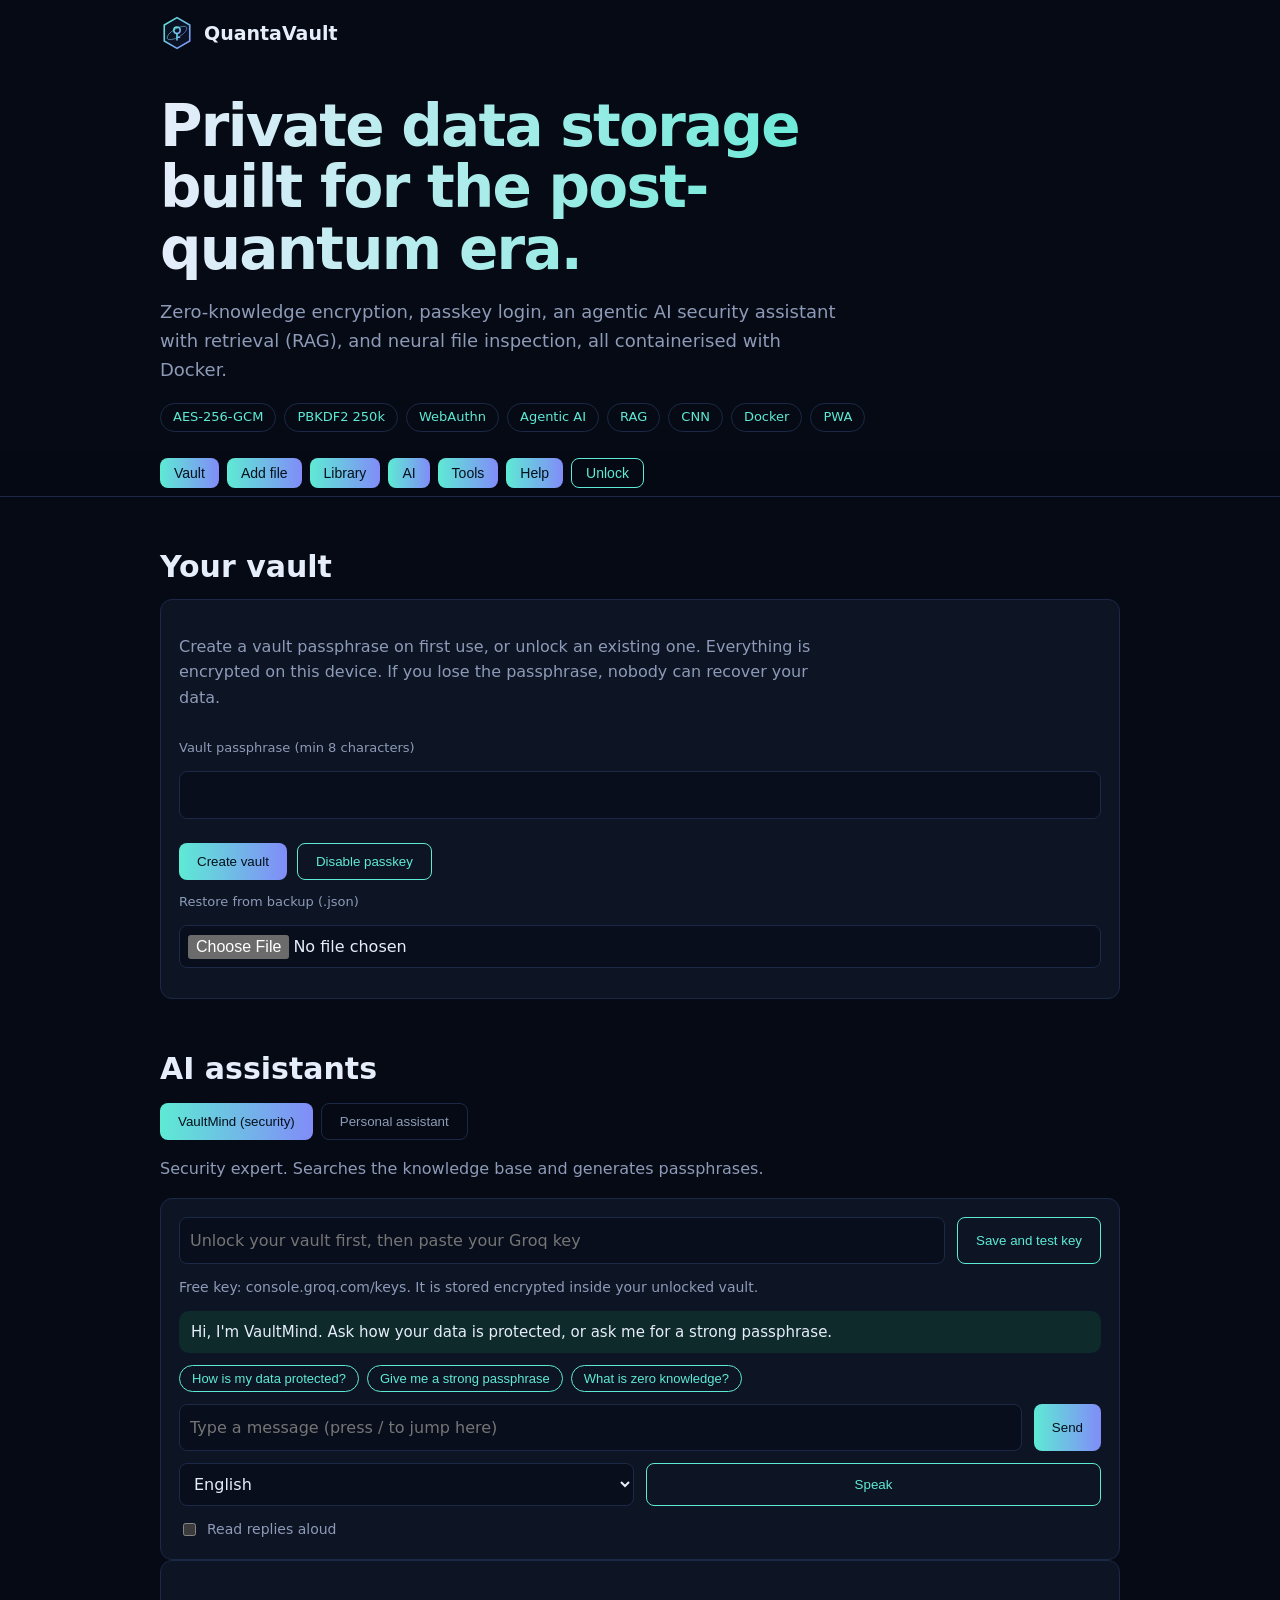
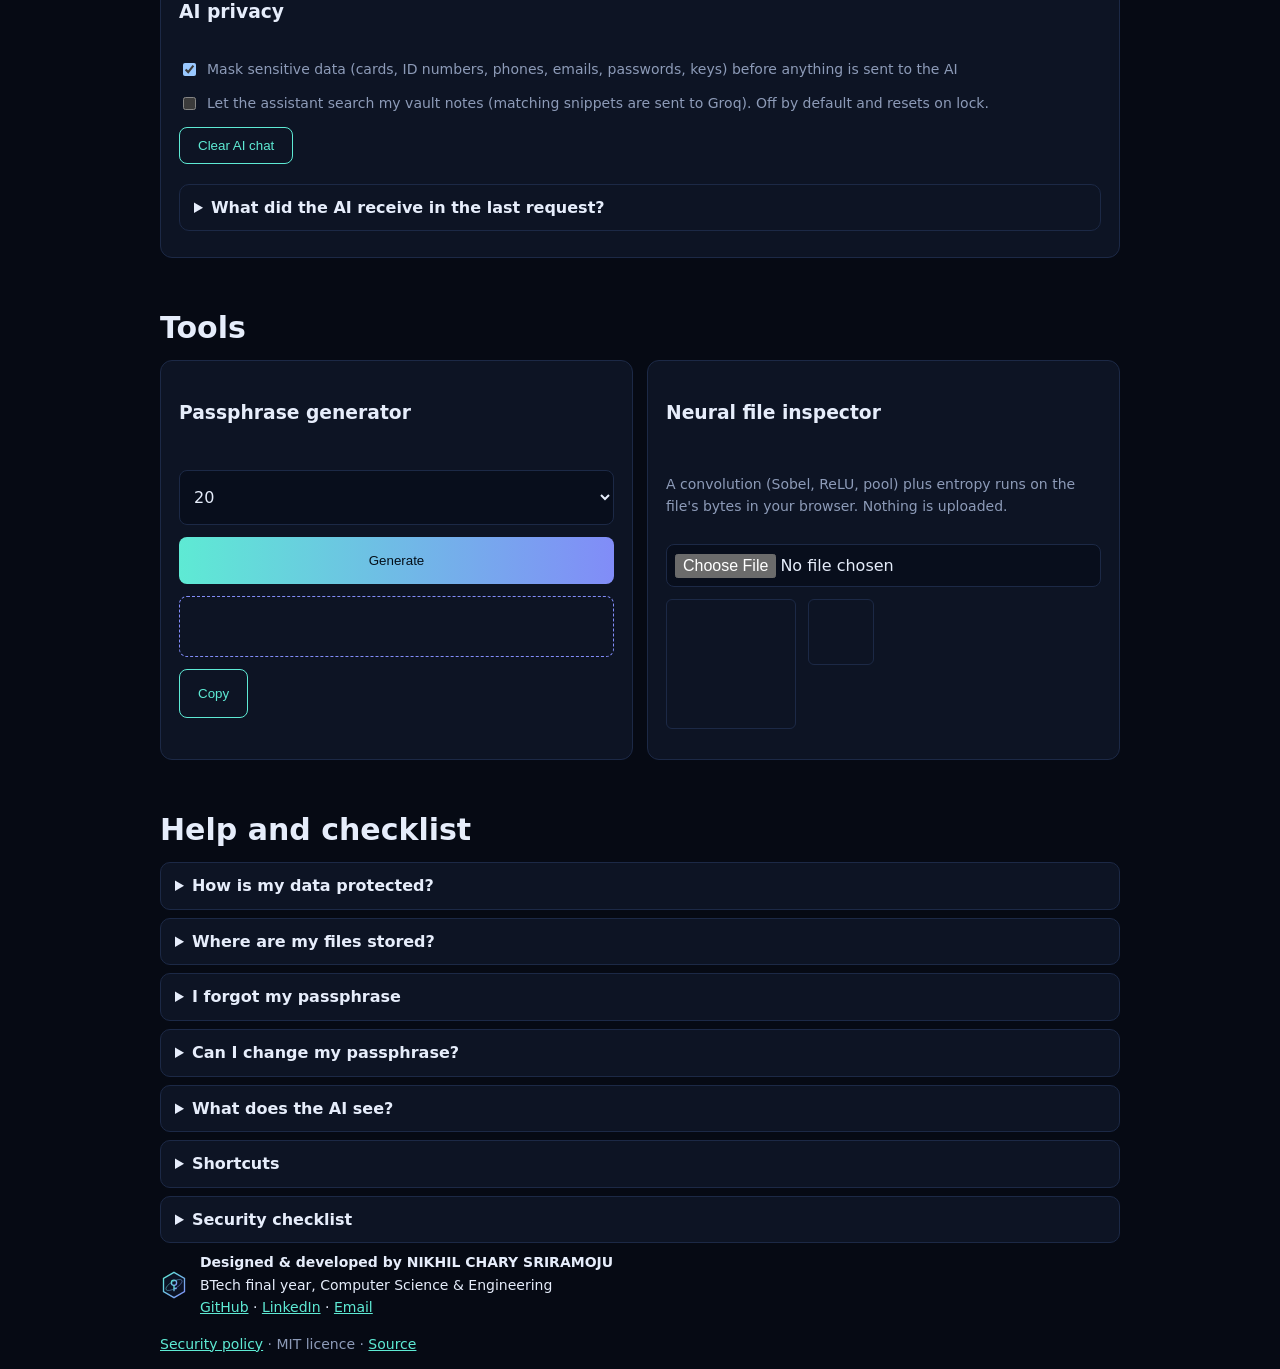
<file: index.html>
<!DOCTYPE html><html lang="en"><head><meta charset="utf-8"><meta name="viewport" content="width=device-width,initial-scale=1,viewport-fit=cover">
<title>QuantaVault – Post-quantum private data vault</title>
<meta http-equiv="Content-Security-Policy" content="default-src 'self'; script-src 'self'; style-src 'self'; img-src 'self' data: blob:; connect-src 'self' https://api.groq.com; base-uri 'none'; form-action 'none'; object-src 'none'; worker-src 'self'; manifest-src 'self'; media-src 'none'; frame-src 'none'"><meta name="referrer" content="no-referrer">
<meta name="theme-color" content="#060a14"><meta name="description" content="Zero-knowledge encrypted vault with agentic AI, RAG and CNN file inspection."><link rel="manifest" href="manifest.webmanifest"><link rel="icon" href="logo.svg"><link rel="apple-touch-icon" href="icon-192.png"><link rel="stylesheet" href="style.css"></head><body>
<header class="wrap"><nav><a class="logo" href="#"><img src="logo.svg" alt="" width="34" height="34">QuantaVault</a><span id="net" class="status"></span></nav>
<h1>Private data storage built for the post-quantum era.</h1>
<p class="lead">Zero-knowledge encryption, passkey login, an agentic AI security assistant with retrieval (RAG), and neural file inspection, all containerised with Docker.</p>
<div class="chips"><span>AES-256-GCM</span><span>PBKDF2 250k</span><span>WebAuthn</span><span>Agentic AI</span><span>RAG</span><span>CNN</span><span>Docker</span><span>PWA</span></div></header>
<div id="quick" role="toolbar" aria-label="Shortcuts"><div class="wrap qrow"><button data-go="#vault">Vault</button><button data-go="#add">Add file</button><button data-go="#library">Library</button><button data-go="#agent">AI</button><button data-go="#tools">Tools</button><button data-go="#help">Help</button><button id="qlock" class="alt">Lock</button></div></div>
<main class="wrap">
<section id="vault"><h2>Your vault</h2>
<div id="locked" class="panel"><p class="sub">Create a vault passphrase on first use, or unlock an existing one. Everything is encrypted on this device. If you lose the passphrase, nobody can recover your data.</p>
<label for="mp">Vault passphrase (min 8 characters)</label><input id="mp" type="password" autocomplete="current-password"><div id="mps" class="status"></div><div class="btns"><button id="ub">Unlock</button><button id="pkx" class="alt">Disable passkey</button></div>
<label for="bi">Restore from backup (.json)</label><input type="file" id="bi" accept=".json"><div id="ust" class="status" role="status"></div></div>
<div id="open" hidden>
<div class="stats"><div class="card"><b id="s1">0</b><span>files</span></div><div class="card"><b id="s2">0 B</b><span>stored</span></div><div class="card"><b id="s3">-</b><span>last added</span></div><div class="card"><b id="pks">off</b><span>passkey</span></div></div>
<div id="su" class="status"></div><div id="add" class="panel"><h3>Add files</h3><div id="drop" class="drop"><p>Tap to choose files (they are encrypted and stored right away), or drop them here</p><input type="file" id="af" multiple aria-label="Files to encrypt"></div><div class="btns"><button id="cb" class="alt">Take photo</button><button id="addb" class="alt">Encrypt selected again</button></div><input type="file" id="cam" accept="image/*" capture="environment" hidden>
<label for="nt">Or write a secure note</label><input id="nt" placeholder="Note title"><textarea id="nc" placeholder="Note text" rows="3"></textarea><button id="nsave" class="alt">Save encrypted note</button><div id="ast" class="status" role="status"></div></div>
<div id="library" class="panel"><h3>Library</h3><input id="fq" placeholder="Search file names" aria-label="Search files"><input id="cs" placeholder="Search inside your text files (local only, nothing is sent)" aria-label="Search inside files"><div id="cr" class="lib"></div><div id="lib" class="lib"></div>
<div id="vwb" class="viewer" hidden><b id="vwt"></b><pre id="vw"></pre><img id="vi" alt="Decrypted preview" hidden><button id="vx" class="alt">Close</button></div></div>
<div class="panel"><h3>Security health</h3><div id="shs" class="stats"></div><div id="sh"></div><button id="shr" class="alt">Re-check</button></div>
<div class="panel"><h3>Settings</h3><div class="row"><div><label for="al">Auto-lock</label><select id="al"><option value="1">After 1 min idle</option><option value="5" selected>After 5 min idle</option><option value="15">After 15 min idle</option><option value="0">Never</option></select></div><div><label>Passkey second factor</label><button id="pkr" class="alt">Register passkey</button></div></div>
<label class="chk"><input type="checkbox" id="bg" checked> Lock when the app is in the background for 30+ seconds</label><label for="op">Change passphrase</label><input id="op" type="password" placeholder="Current passphrase" autocomplete="current-password"><input id="np" type="password" placeholder="New passphrase (min 12 characters)" autocomplete="new-password"><div id="nps" class="status"></div><button id="cp" class="alt">Change passphrase</button><div id="pst" class="status" role="status"></div>
<div class="btns"><button id="bx" class="alt">Export encrypted backup</button><button id="lk" class="alt">Lock now</button><button id="wipe" class="danger">Erase everything</button></div></div>
<div class="panel"><h3>Tamper-evident audit log</h3><div id="log" class="out"></div><div class="btns"><button id="lv" class="alt">Verify chain</button><button id="lt" class="alt">Tamper test</button></div><div id="lst" class="status" role="status"></div></div>
</div></section>

<section id="agent"><h2>AI assistants</h2>
<div class="tabs" role="tablist"><button id="m1" class="tab on" role="tab">VaultMind (security)</button><button id="m2" class="tab" role="tab">Personal assistant</button></div>
<p id="mdesc" class="sub"></p>
<div class="panel"><div class="row"><input id="key" type="password" placeholder="Groq API key (gsk_...)" aria-label="Groq API key" autocomplete="off"><button id="savekey" class="alt">Save and test key</button></div><div id="kst" class="status" role="status">Free key: console.groq.com/keys. It is stored encrypted inside your unlocked vault.</div>
<div id="chat" class="chat" aria-live="polite"></div><div id="qc" class="chips"></div><div class="row"><input id="q" placeholder="Type a message (press / to jump here)" aria-label="Message"><button id="send">Send</button></div>
<div class="row"><select id="vl" aria-label="Voice language"><option value="en-IN">English</option><option value="te-IN">Telugu</option><option value="hi-IN">Hindi</option></select><button id="mic" class="alt">Speak</button></div><label class="chk"><input type="checkbox" id="spk"> Read replies aloud</label></div>
<div class="panel" id="aip"><h3>AI privacy</h3>
<label class="chk"><input type="checkbox" id="rd" checked> Mask sensitive data (cards, ID numbers, phones, emails, passwords, keys) before anything is sent to the AI</label>
<label class="chk"><input type="checkbox" id="vc"> Let the assistant search my vault notes (matching snippets are sent to Groq). Off by default and resets on lock.</label>
<div class="btns"><button id="cc" class="alt">Clear AI chat</button></div>
<details><summary>What did the AI receive in the last request?</summary><pre id="lg" class="out">Nothing sent yet.</pre></details></div>
<div id="tasks" class="panel" hidden><h3>My tasks (encrypted)</h3><div id="tl"></div></div></section>

<section id="tools"><h2>Tools</h2><div class="grid">
<div class="panel"><h3>Passphrase generator</h3><select id="gl" aria-label="Length"><option>16</option><option selected>20</option><option>32</option></select><button id="gb">Generate</button><div id="go" class="out"></div><div class="btns"><button id="gc" class="alt">Copy</button></div><div id="gs" class="status"></div></div>
<div class="panel" id="cnn"><h3>Neural file inspector</h3><p class="status">A convolution (Sobel, ReLU, pool) plus entropy runs on the file's bytes in your browser. Nothing is uploaded.</p><input type="file" id="file" aria-label="File to inspect"><div class="row maps"><canvas id="c1" width="128" height="128"></canvas><canvas id="c2" width="64" height="64"></canvas></div><div id="verdict" class="status"></div></div></div></section>

<section id="help"><h2>Help and checklist</h2>
<details><summary>How is my data protected?</summary><p>A key is derived from your passphrase (PBKDF2, 250,000 rounds, random salt). Each file and its name are encrypted with AES-256-GCM before they are saved in this browser's database. Without the passphrase they are unreadable.</p></details>
<details><summary>Where are my files stored?</summary><p>In this browser's IndexedDB on this device. Use Export encrypted backup to move them elsewhere; the backup stays encrypted.</p></details>
<details><summary>I forgot my passphrase</summary><p>It cannot be recovered. That is the zero-knowledge guarantee. Erase everything and start a new vault.</p></details>
<details><summary>Can I change my passphrase?</summary><p>Yes, in Settings. Everything is re-encrypted in one step. Old backups still need the old passphrase, so export a fresh backup afterwards.</p></details>
<details><summary>What does the AI see?</summary><p>Only what you type in chat and what a tool returns. Sensitive patterns are masked first. The assistant can read vault notes only if you switch that on, and "AI summary" asks for confirmation each time. The last request is shown under AI privacy. Your Groq key is stored encrypted in the vault.</p></details>
<details><summary>Shortcuts</summary><p>/ focuses the AI chat. L locks the vault. The bar at the top jumps between sections. The vault also auto-locks when idle.</p></details>
<details><summary>Security checklist</summary><p>Use 16+ random characters. Register a passkey. Export a backup after big changes. Keep your device updated. Never share your Groq key.</p></details></section>
</main>
<footer class="wrap"><div class="cred"><img src="logo.svg" alt="" width="28" height="28"><div><b>Designed &amp; developed by NIKHIL CHARY SRIRAMOJU</b><br>BTech final year, Computer Science &amp; Engineering<br><a href="https://github.com/Nikhil-creat">GitHub</a> · <a href="https://in.linkedin.com/in/nikhil-chary-sriramoju-95041b38a">LinkedIn</a> · <a href="mailto:sriramojunikhil66@gmail.com">Email</a></div></div>
<p><a href="SECURITY.md">Security policy</a> · MIT licence · <a href="https://github.com/Nikhil-creat/quantavault">Source</a></p></footer>
<script src="app.js"></script></body></html>
</file>
<file: style.css>
:root{--bg:#060a14;--p:#0d1424;--ink:#e6edfb;--mute:#8d9bb8;--line:#1c2946;--a:#5eead4;--b:#818cf8;box-sizing:border-box;color-scheme:dark;padding-top:env(safe-area-inset-top,0);padding-bottom:env(safe-area-inset-bottom,0)}
*{box-sizing:border-box}body{margin:0;background:radial-gradient(900px 500px at 80% -10%,#1a2350 0,transparent 60%),var(--bg);color:var(--ink);font:16px/1.6 system-ui,-apple-system,"Segoe UI",Roboto,sans-serif}
.wrap{max-width:1000px;margin:auto;padding:0 20px}nav{display:flex;justify-content:space-between;align-items:center;padding:16px 0;flex-wrap:wrap;gap:8px}
nav div a{color:var(--mute);text-decoration:none;margin-left:16px;font-size:14px}nav a:hover{color:var(--a)}
.logo{display:flex;align-items:center;gap:10px;font-weight:700;font-size:19px;color:var(--ink);text-decoration:none}
h1{font-size:clamp(32px,6vw,58px);line-height:1.06;letter-spacing:-.03em;margin:30px 0 14px;max-width:18ch;background:linear-gradient(90deg,var(--ink),var(--a));-webkit-background-clip:text;background-clip:text;color:transparent}
.lead{color:var(--mute);max-width:60ch;font-size:18px}.chips{display:flex;flex-wrap:wrap;gap:8px;margin:18px 0}.chips span{border:1px solid var(--line);border-radius:99px;padding:3px 12px;font-size:13px;color:var(--a)}
section{padding:46px 0 0}h2{margin:0 0 8px;font-size:clamp(22px,4vw,30px)}.sub{color:var(--mute);max-width:66ch}
.panel,.card{background:var(--p);border:1px solid var(--line);border-radius:12px;padding:18px}.panel{display:grid;gap:12px}
.row{display:grid;grid-template-columns:1fr 1fr;gap:12px}.row:has(#q),.row:has(#key){grid-template-columns:1fr auto}
label{font-size:13px;color:var(--mute)}input,textarea{width:100%;background:#080e1c;color:var(--ink);border:1px solid var(--line);border-radius:8px;padding:10px;font:inherit}
button{background:linear-gradient(90deg,var(--a),var(--b));color:#04101a;font:600 15px inherit;border:0;border-radius:8px;padding:10px 18px;cursor:pointer}button.alt{background:transparent;color:var(--a);border:1px solid var(--a)}
:focus-visible{outline:2px solid var(--a);outline-offset:2px}.btns{display:flex;gap:10px}
.out{font:12.5px ui-monospace,Menlo,monospace;word-break:break-all;border:1px dashed var(--b);border-radius:8px;padding:10px;color:var(--b);min-height:50px}.status{font-size:14px;color:var(--mute)}
.chat{max-height:340px;overflow:auto;display:grid;gap:8px}.m{padding:9px 12px;border-radius:10px;white-space:pre-wrap;font-size:15px}.u{background:#16204a;justify-self:end}.a{background:#0f2a2a}.t{font:12px ui-monospace,monospace;color:var(--b);border-left:2px solid var(--b)}
.maps{grid-template-columns:auto auto;justify-content:start}canvas{image-rendering:pixelated;border:1px solid var(--line);border-radius:6px;max-width:100%}
.grid{display:grid;grid-template-columns:repeat(auto-fit,minmax(250px,1fr));gap:14px}.card h3{margin:0 0 4px;color:var(--a)}.card p{margin:0;color:var(--mute);font-size:15px}
footer{padding:50px 20px 30px;color:var(--mute);font-size:14px}.cred{display:flex;gap:12px;align-items:center;color:var(--ink)}footer a{color:var(--a)}
@media(max-width:600px){.row,.maps{grid-template-columns:1fr}.row:has(#q),.row:has(#key){grid-template-columns:1fr}}
.panel b{color:var(--a)}.panel input[type=file]{padding:8px}
@media (prefers-reduced-motion:reduce){*{animation:none!important;transition:none!important}}
[hidden]{display:none!important}
html{scroll-behavior:smooth;scroll-padding-top:70px}
#quick{position:sticky;top:0;z-index:5;background:#060a14ee;border-bottom:1px solid var(--line);padding-top:env(safe-area-inset-top,0)}
.qrow{display:flex;gap:8px;overflow-x:auto;padding:8px 20px;scrollbar-width:none}.qrow button{padding:6px 14px;font-size:14px;white-space:nowrap;flex:none}
select{width:100%;background:#080e1c;color:var(--ink);border:1px solid var(--line);border-radius:8px;padding:10px;font:inherit}
.stats{display:grid;grid-template-columns:repeat(auto-fit,minmax(120px,1fr));gap:12px;margin:14px 0}.stats .card{text-align:center;padding:12px}.stats b{display:block;font-size:22px;color:var(--a)}.stats span{font-size:13px;color:var(--mute)}
#open>.panel{margin-top:14px}.lib{display:grid;gap:8px}.item{display:grid;gap:4px;border:1px solid var(--line);border-radius:10px;padding:10px;background:#080e1c}.nm{font-weight:600;word-break:break-all}
.item .btns button{padding:6px 12px;font-size:13px}button.danger{background:transparent;color:#ff7a8a;border:1px solid #ff7a8a}
.viewer{border:1px solid var(--b);border-radius:10px;padding:12px}.viewer pre{white-space:pre-wrap;word-break:break-word;max-height:280px;overflow:auto;margin:8px 0}.viewer img{max-width:100%;border-radius:8px}
.status.ok{color:#4ade9a}.status.bad{color:#ff7a8a}
details{background:var(--p);border:1px solid var(--line);border-radius:10px;padding:10px 14px;margin:8px 0}summary{cursor:pointer;font-weight:600}details p{color:var(--mute);margin:8px 0 0}
section{scroll-margin-top:70px}
.tabs{display:flex;gap:8px;margin:10px 0}.tab{background:transparent;color:var(--mute);border:1px solid var(--line)}.tab.on{background:linear-gradient(90deg,var(--a),var(--b));color:#04101a;border:0}
.drop{border:2px dashed var(--b);border-radius:12px;padding:14px;text-align:center}.drop p{margin:0 0 8px;color:var(--mute);font-size:14px}
#qc{margin:0}#qc button{padding:5px 12px;font-size:13px;border-radius:99px}.chk{display:flex;gap:8px;align-items:center;font-size:14px;color:var(--mute)}.chk input{width:auto}
body.priv main,body.priv header,body.priv footer{filter:blur(22px)}
pre.out{white-space:pre-wrap;max-height:220px;overflow:auto}
</file>
